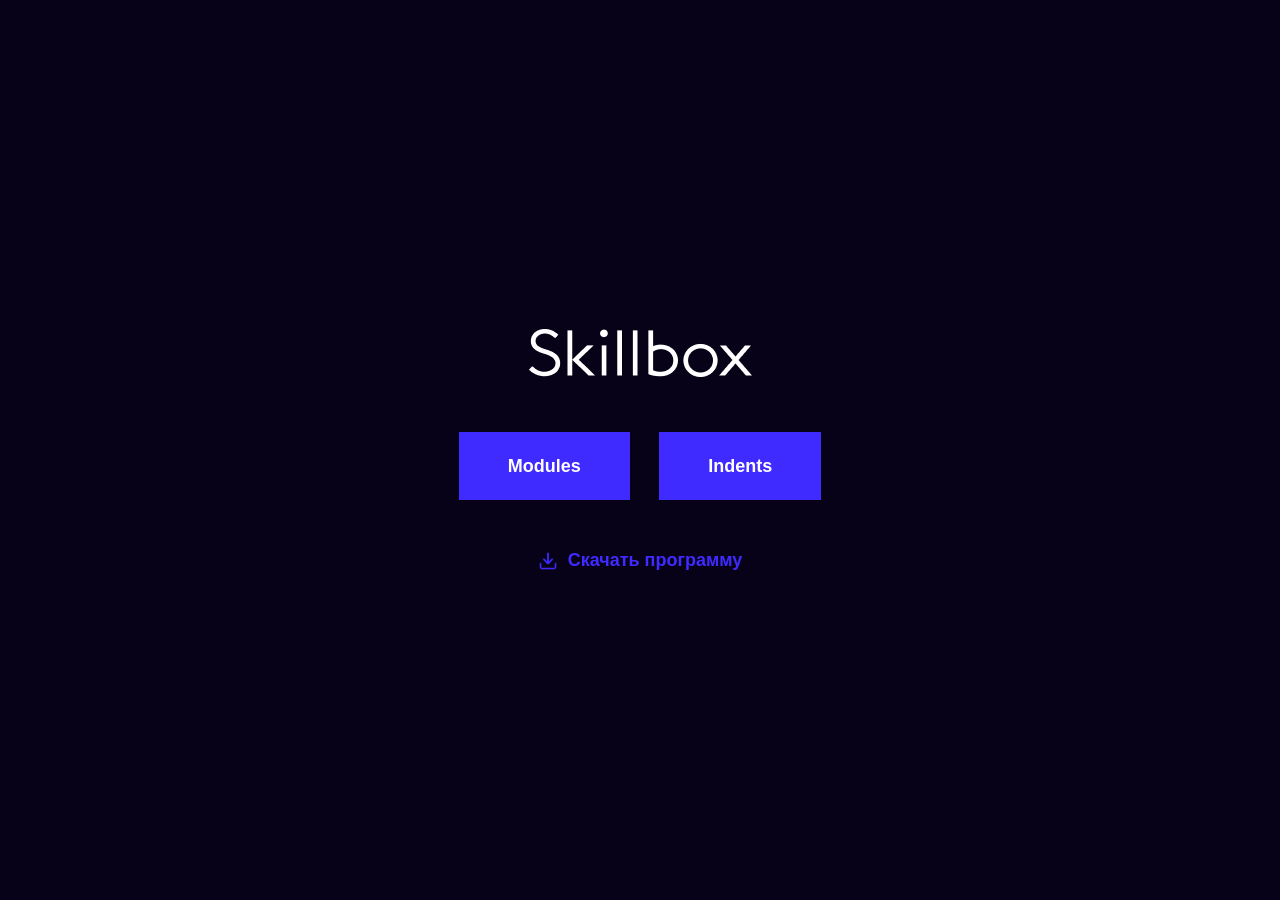
<file: index.html>
<!DOCTYPE html>
<html lang="ru">
  <head>
    <meta charset="UTF-8">
    <title>Skillbox</title>
    <link rel="stylesheet" href="css/normalize.css">
    <link rel="stylesheet" href="css/style.css">
  </head>
  <body>
    <div class="main-content">
      <a class="logo" href="https://skillbox.ru/" target="_blank">
        <img src="img/logo-light.png" alt="Skillbox">
      </a>

      <div class="links">
        <a class="link" href="modules.html">Modules</a>
        <a class="link" href="article.html">Indents</a>
      </div>

      <a class="download-link" href="skillbox.docx" download>Скачать программу</a>
    </div>
  </body>
</html>
</file>
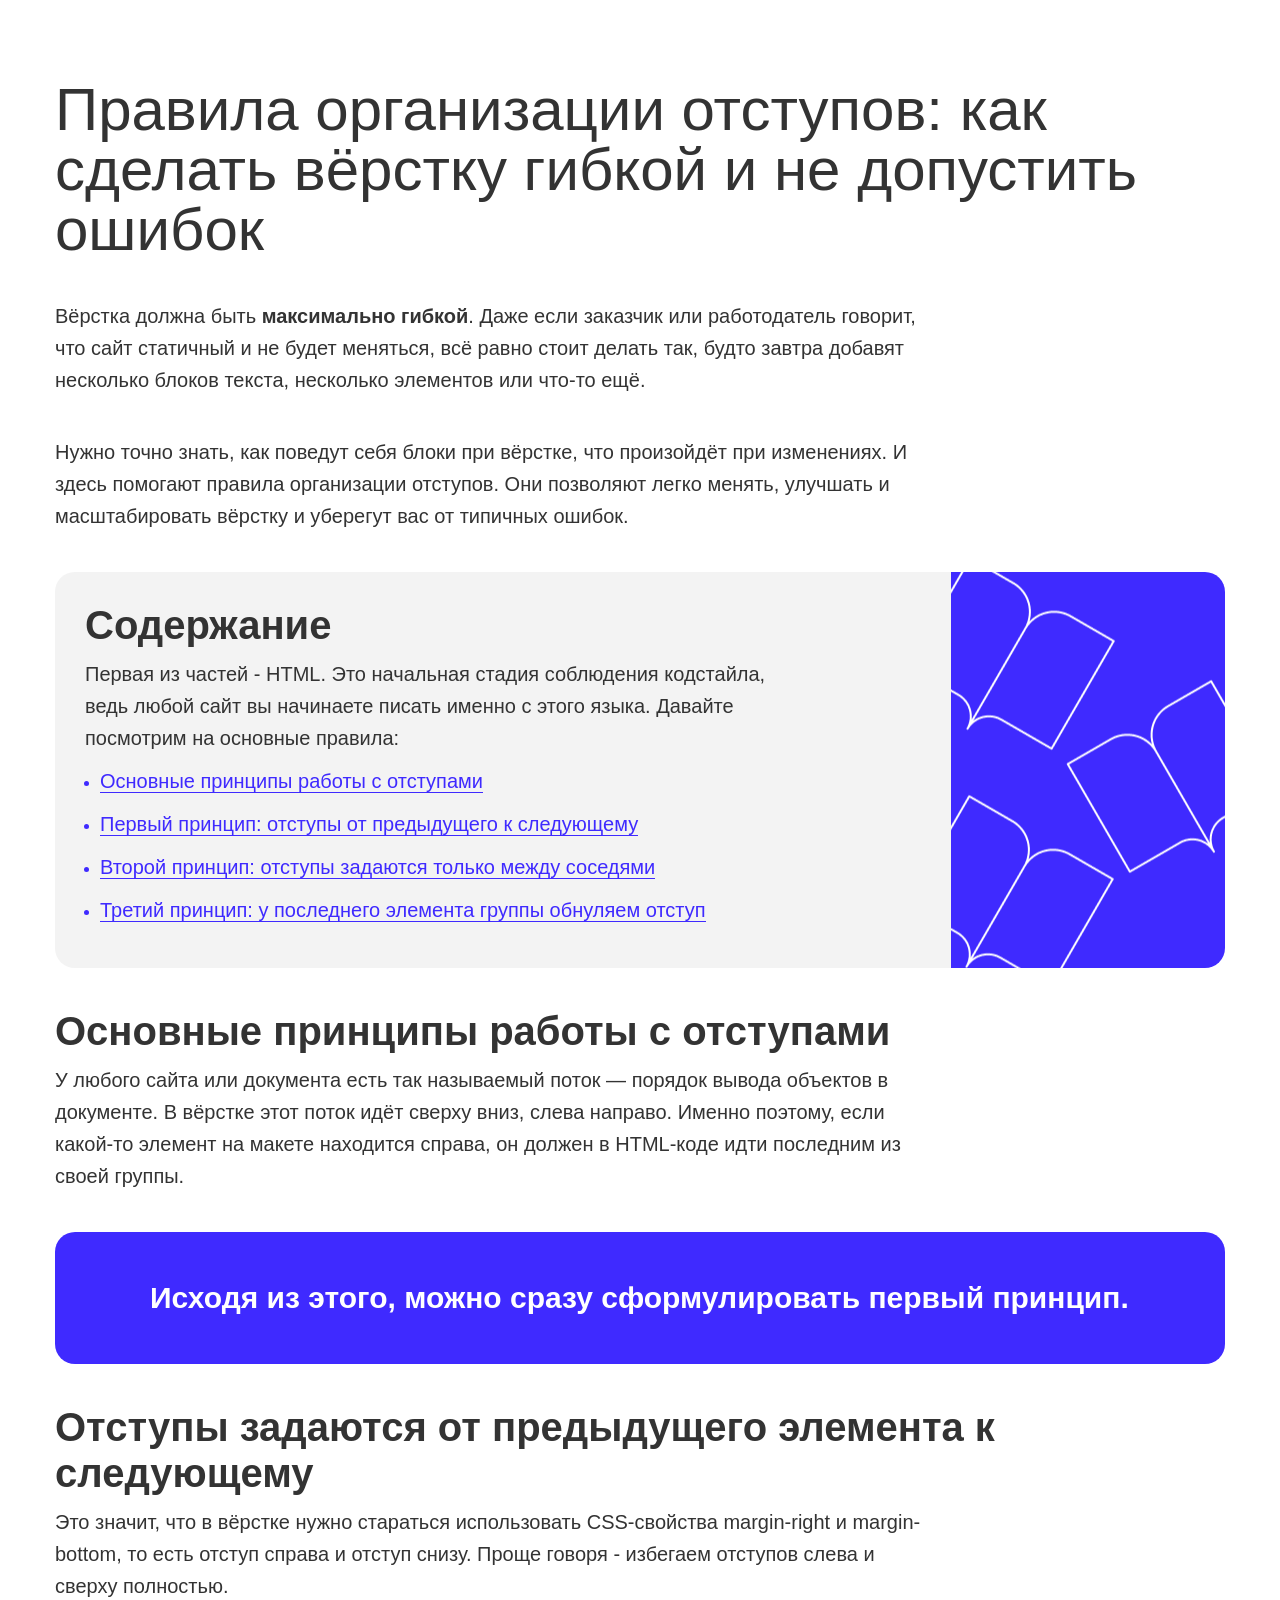
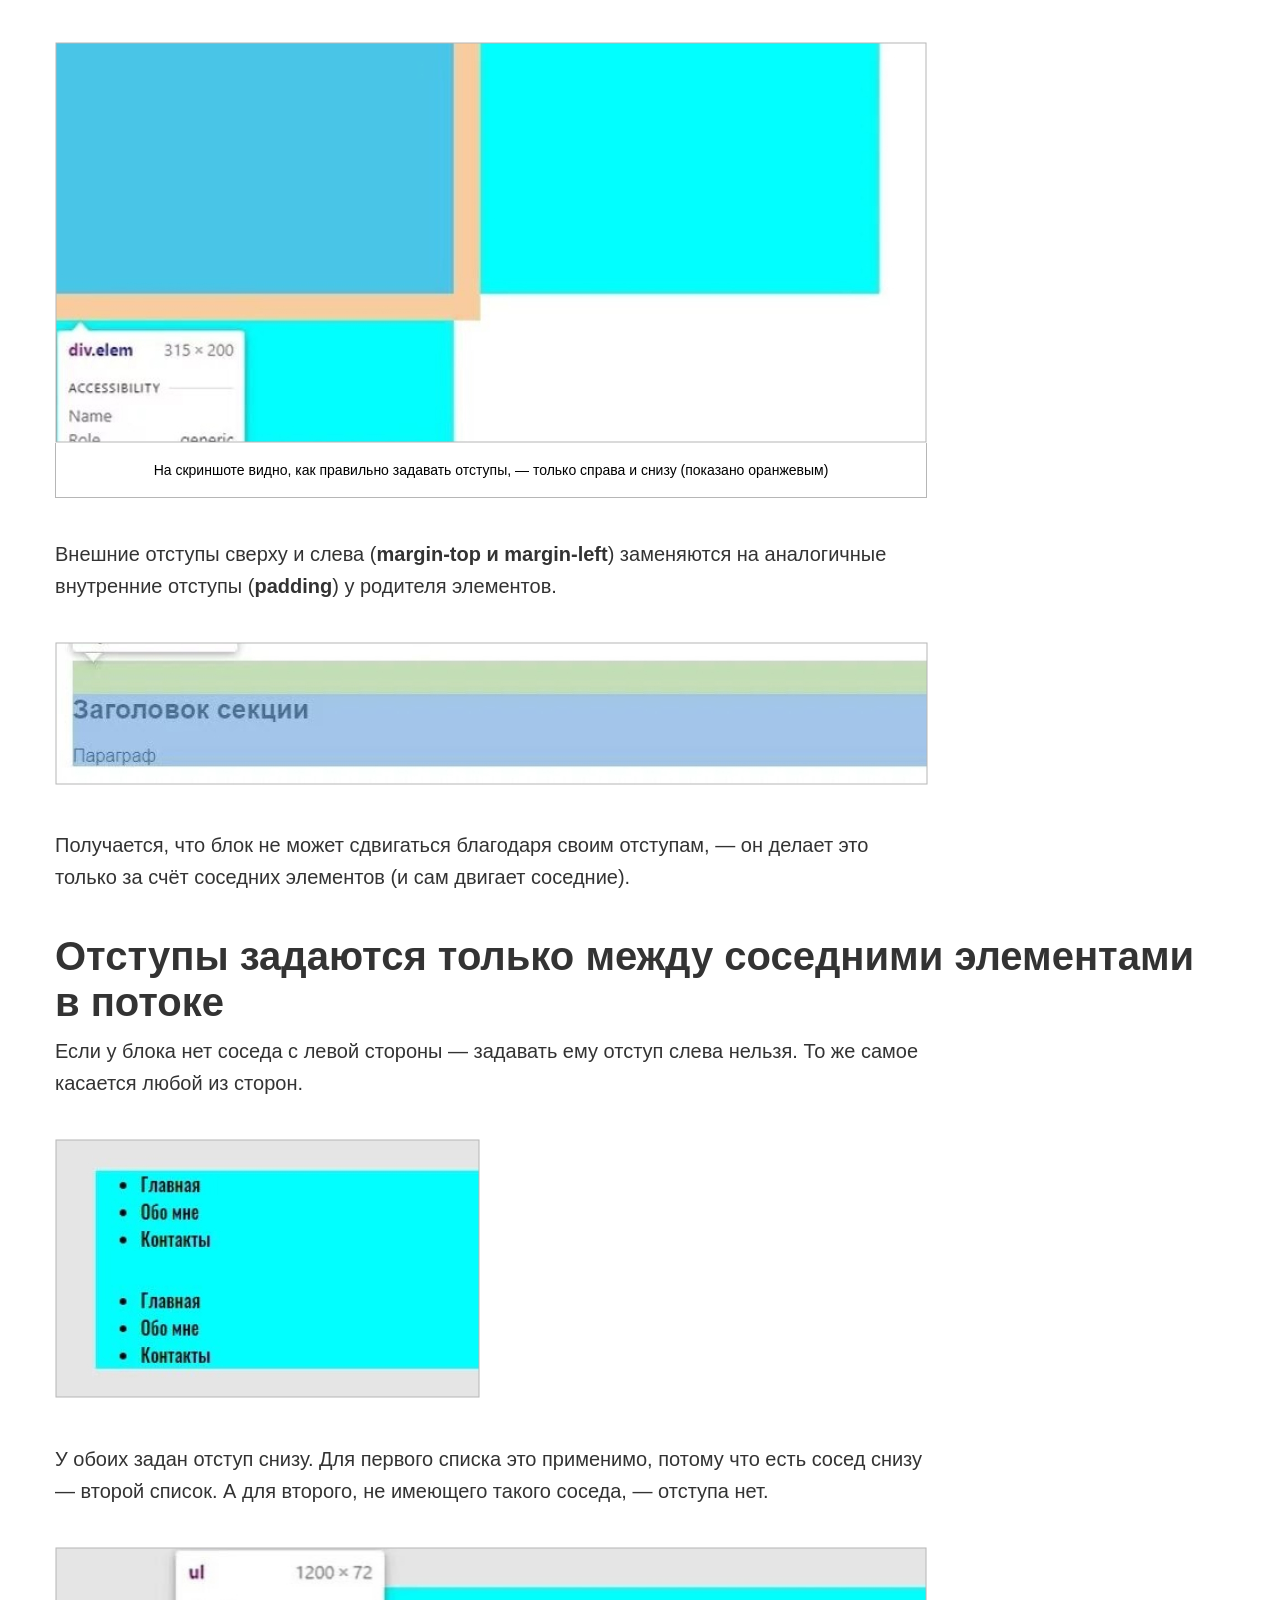
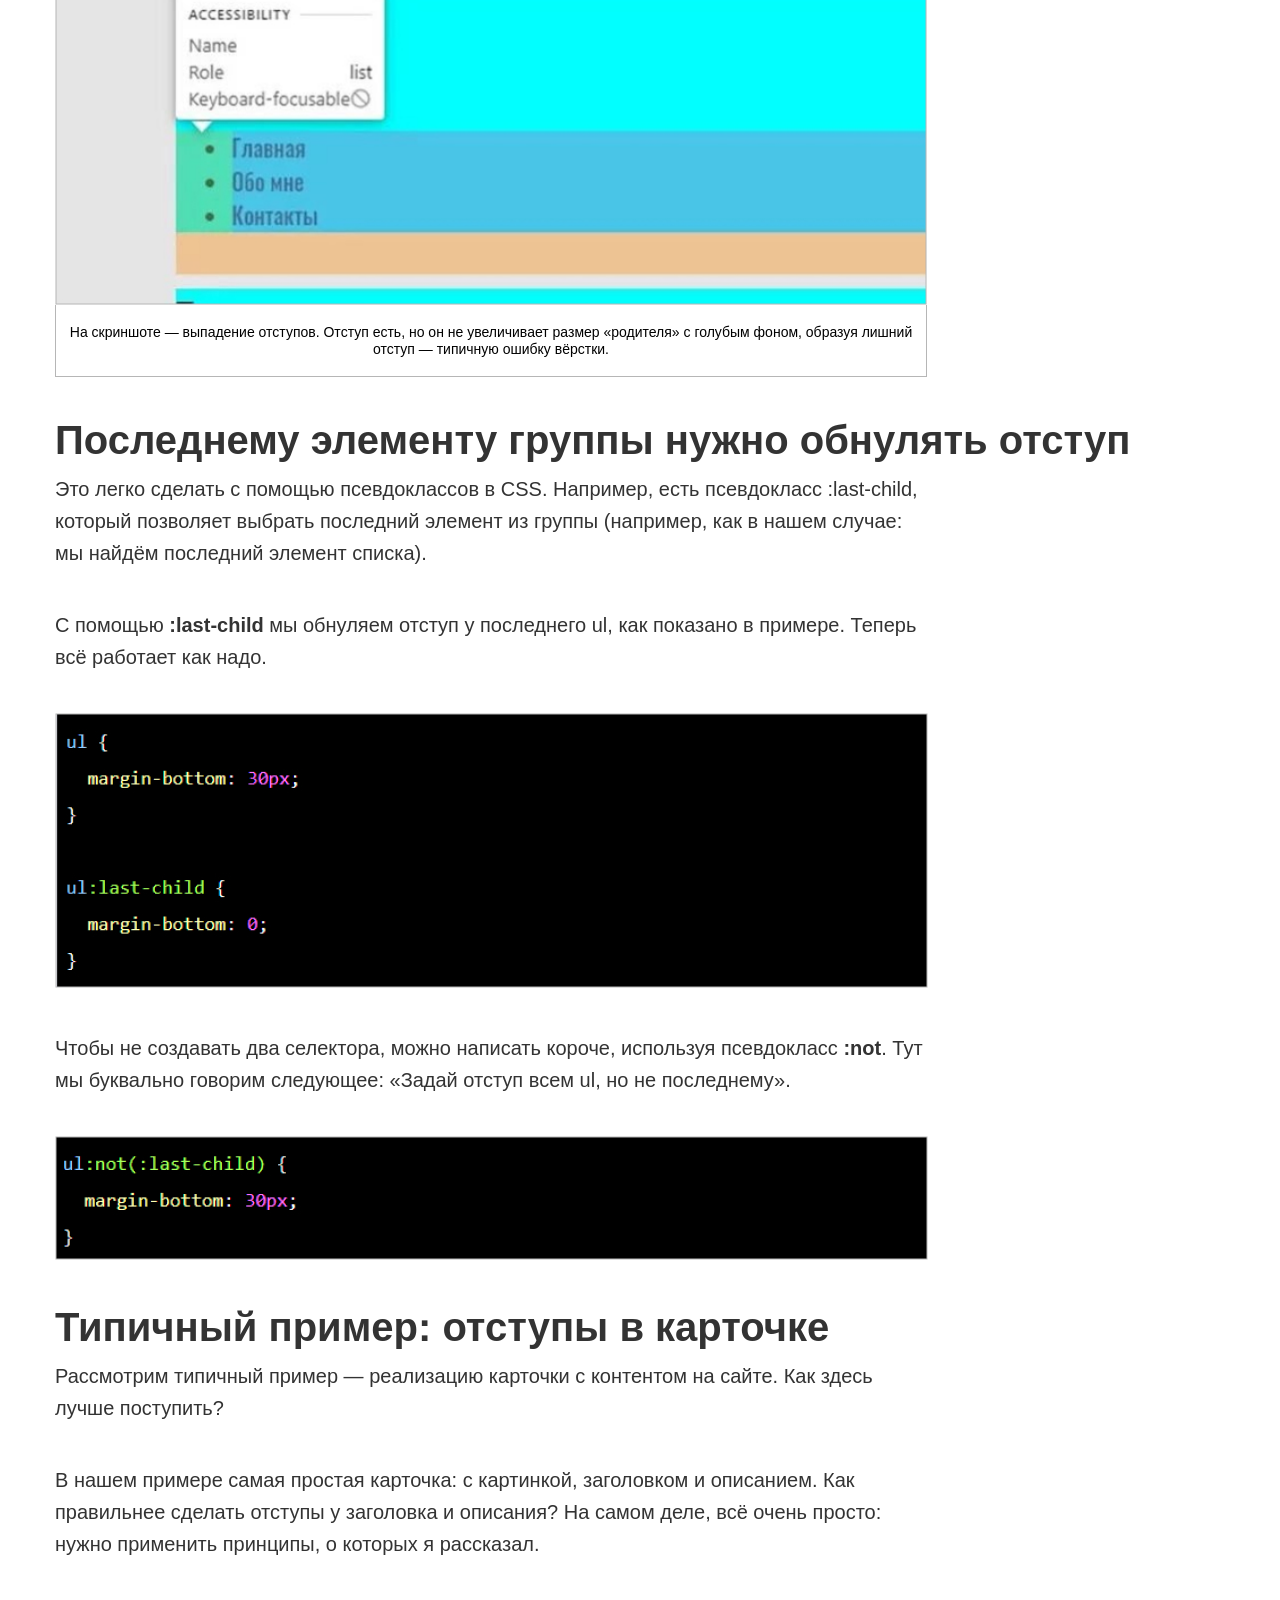
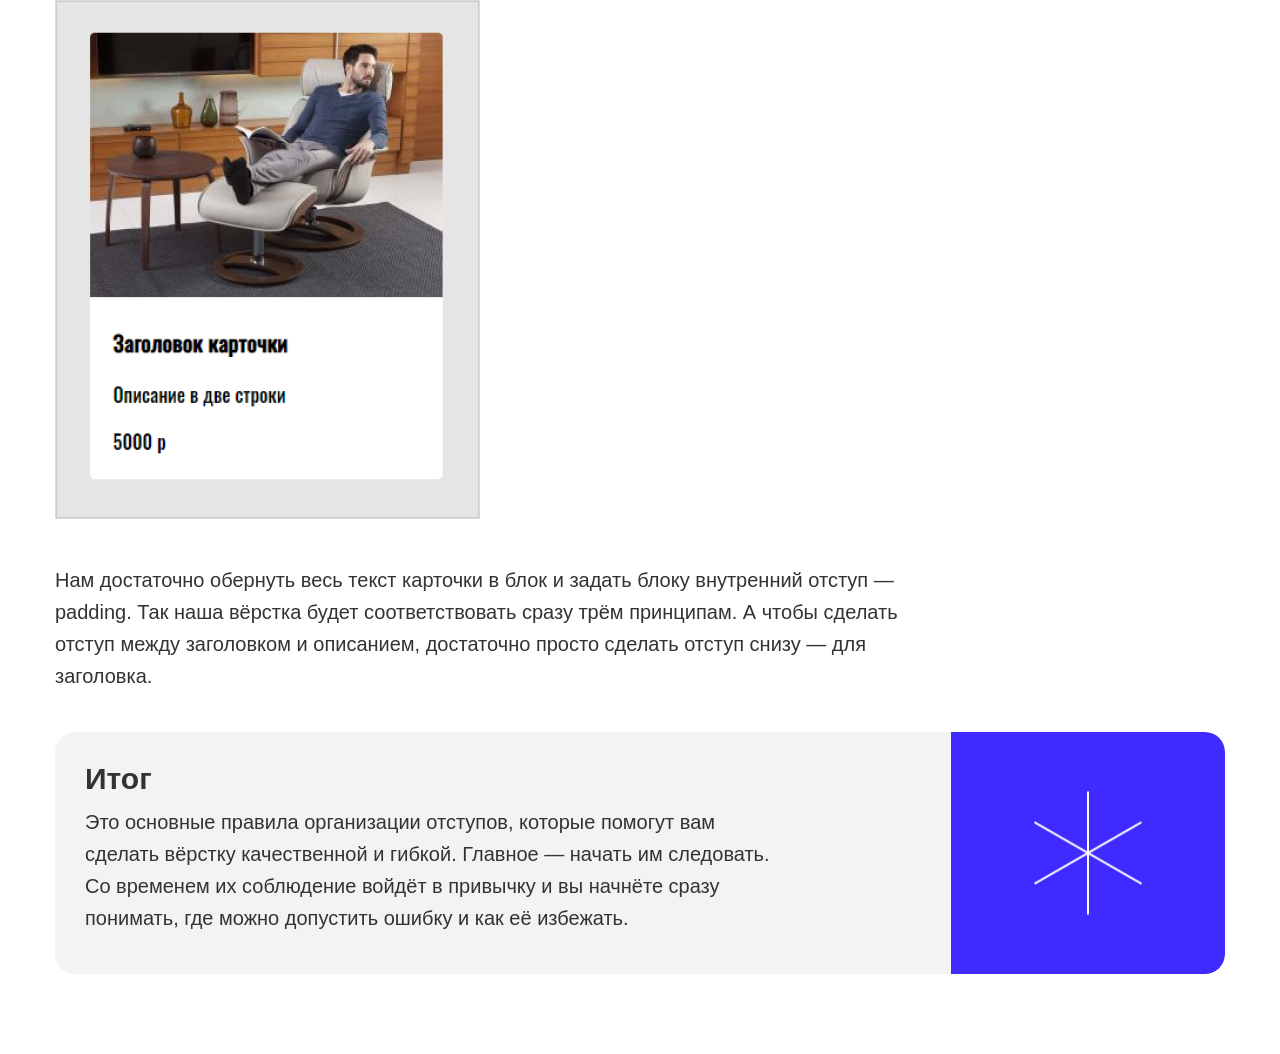
<file: article.html>
<!DOCTYPE html>
<html lang="ru">
  <head>
    <meta charset="UTF-8">
    <title>Правила организации отступов</title>
    <link rel="stylesheet" href="css/normalize.css">
    <link rel="stylesheet" href="css/style.css">
  </head>
  <body>
    <div class="container">
      <article>
        <h1 class="article-title"><span>Правила организации отступов:</span> как сделать вёрстку гибкой и не допустить ошибок</h1>

        <p class="text">Вёрстка должна быть <strong>максимально гибкой</strong>. Даже если заказчик или работодатель говорит, что сайт статичный и не будет меняться, всё равно стоит делать так, будто завтра добавят несколько блоков текста, несколько элементов или что-то ещё.</p>

        <p class="text">Нужно точно знать, как поведут себя блоки при вёрстке, что произойдёт при изменениях. И здесь помогают правила организации отступов. Они позволяют легко менять, улучшать и масштабировать вёрстку и уберегут вас от типичных ошибок.</p>

        <nav>
          <div class="gray-box gray-box-1">
            <h2 class="subtitle">Содержание</h2>

            <p class="text">Первая из частей - HTML. Это начальная стадия соблюдения кодстайла, ведь любой сайт вы начинаете писать именно с этого языка. Давайте посмотрим на основные правила:</p>

            <ul class="list">
              <li class="list-item"><a href="#basic">Основные принципы работы с отступами</a></li>
              <li class="list-item"><a href="#first">Первый принцип: отступы от предыдущего к следующему</a></li>
              <li class="list-item"><a href="#second">Второй принцип: отступы задаются только между соседями</a></li>
              <li class="list-item"><a href="#third">Третий принцип: у последнего элемента группы обнуляем отступ</a></li>
            </ul>
          </div>
        </nav>

        <section id="basic">
          <h2 class="subtitle">Основные принципы работы с отступами</h2>

          <p class="text">У любого сайта или документа есть так называемый поток — порядок вывода объектов в документе. В вёрстке этот поток идёт сверху вниз, слева направо. Именно поэтому, если какой-то элемент на макете находится справа, он должен в HTML-коде идти последним из своей группы.</p>

          <p class="text text-highlight">Исходя из этого, можно сразу сформулировать первый принцип.</p>
        </section>

        <section id="first">
          <h2 class="subtitle">Отступы задаются от предыдущего элемента к следующему</h2>

          <p class="text">Это значит, что в вёрстке нужно стараться использовать CSS-свойства margin-right и margin-bottom, то есть отступ справа и отступ снизу. Проще говоря - избегаем отступов слева и сверху полностью.</p>

          <figure class="figure">
            <img src="img/1.jpg" alt="Скриншот правильных отступов">
            <figcaption>На скриншоте видно, как правильно задавать отступы, — только справа и снизу (показано оранжевым)</figcaption>
          </figure>

          <p class="text">Внешние отступы сверху и слева (<strong>margin-top и margin-left</strong>) заменяются на аналогичные внутренние отступы (<strong>padding</strong>) у родителя элементов.</p>

          <img class="image" src="img/2.jpg" alt="Заголовок секции с параграфом">

          <p class="text">Получается, что блок не может сдвигаться благодаря своим отступам, — он делает это только за счёт соседних элементов (и сам двигает соседние).</p>
        </section>

        <section id="second">
          <h2 class="subtitle">Отступы задаются только между соседними элементами в потоке</h2>

          <p class="text">Если у блока нет соседа с левой стороны — задавать ему отступ слева нельзя. То же самое касается любой из сторон.</p>

          <img class="image" src="img/3.jpg" alt="Два списка навигации">

          <p class="text">У обоих задан отступ снизу. Для первого списка это применимо, потому что есть сосед снизу — второй список. А для второго, не имеющего такого соседа, — отступа нет.</p>

          <figure class="figure">
            <img src="img/4.jpg" alt="Выпадение отступов">
            <figcaption>На скриншоте — выпадение отступов. Отступ есть, но он не увеличивает размер «родителя» с голубым фоном, образуя лишний отступ — типичную ошибку вёрстки.</figcaption>
          </figure>
        </section>

        <section id="third">
          <h2 class="subtitle">Последнему элементу группы нужно обнулять отступ</h2>

          <p class="text">Это легко сделать с помощью псевдоклассов в CSS. Например, есть псевдокласс :last-child, который позволяет выбрать последний элемент из группы (например, как в нашем случае: мы найдём последний элемент списка).</p>

          <p class="text">С помощью <strong>:last-child</strong> мы обнуляем отступ у последнего ul, как показано в примере. Теперь всё работает как надо.</p>

          <img class="image" src="img/5.jpg" alt="Код с ul и ul:last-child">

          <p class="text">Чтобы не создавать два селектора, можно написать короче, используя псевдокласс <strong>:not</strong>. Тут мы буквально говорим следующее: «Задай отступ всем ul, но не последнему».</p>

          <img class="image" src="img/6.jpg" alt="Код с ul:not(:last-child)">

          <h2 class="subtitle">Типичный пример: отступы в карточке</h2>

          <p class="text">Рассмотрим типичный пример — реализацию карточки с контентом на сайте. Как здесь лучше поступить?</p>

          <p class="text">В нашем примере самая простая карточка: с картинкой, заголовком и описанием. Как правильнее сделать отступы у заголовка и описания? На самом деле, всё очень просто: нужно применить принципы, о которых я рассказал.</p>

          <img class="image" src="img/7.jpg" alt="Пример карточки с изображением">

          <p class="text">Нам достаточно обернуть весь текст карточки в блок и задать блоку внутренний отступ — padding. Так наша вёрстка будет соответствовать сразу трём принципам. А чтобы сделать отступ между заголовком и описанием, достаточно просто сделать отступ снизу — для заголовка.</p>

          <div class="gray-box gray-box-2">
            <h3 class="subheading">Итог</h3>

            <p class="text">Это основные правила организации отступов, которые помогут вам сделать вёрстку качественной и гибкой. Главное — начать им следовать. Со временем их соблюдение войдёт в привычку и вы начнёте сразу понимать, где можно допустить ошибку и как её избежать.</p>
          </div>
        </section>
      </article>
    </div>
  </body>
</html>
</file>
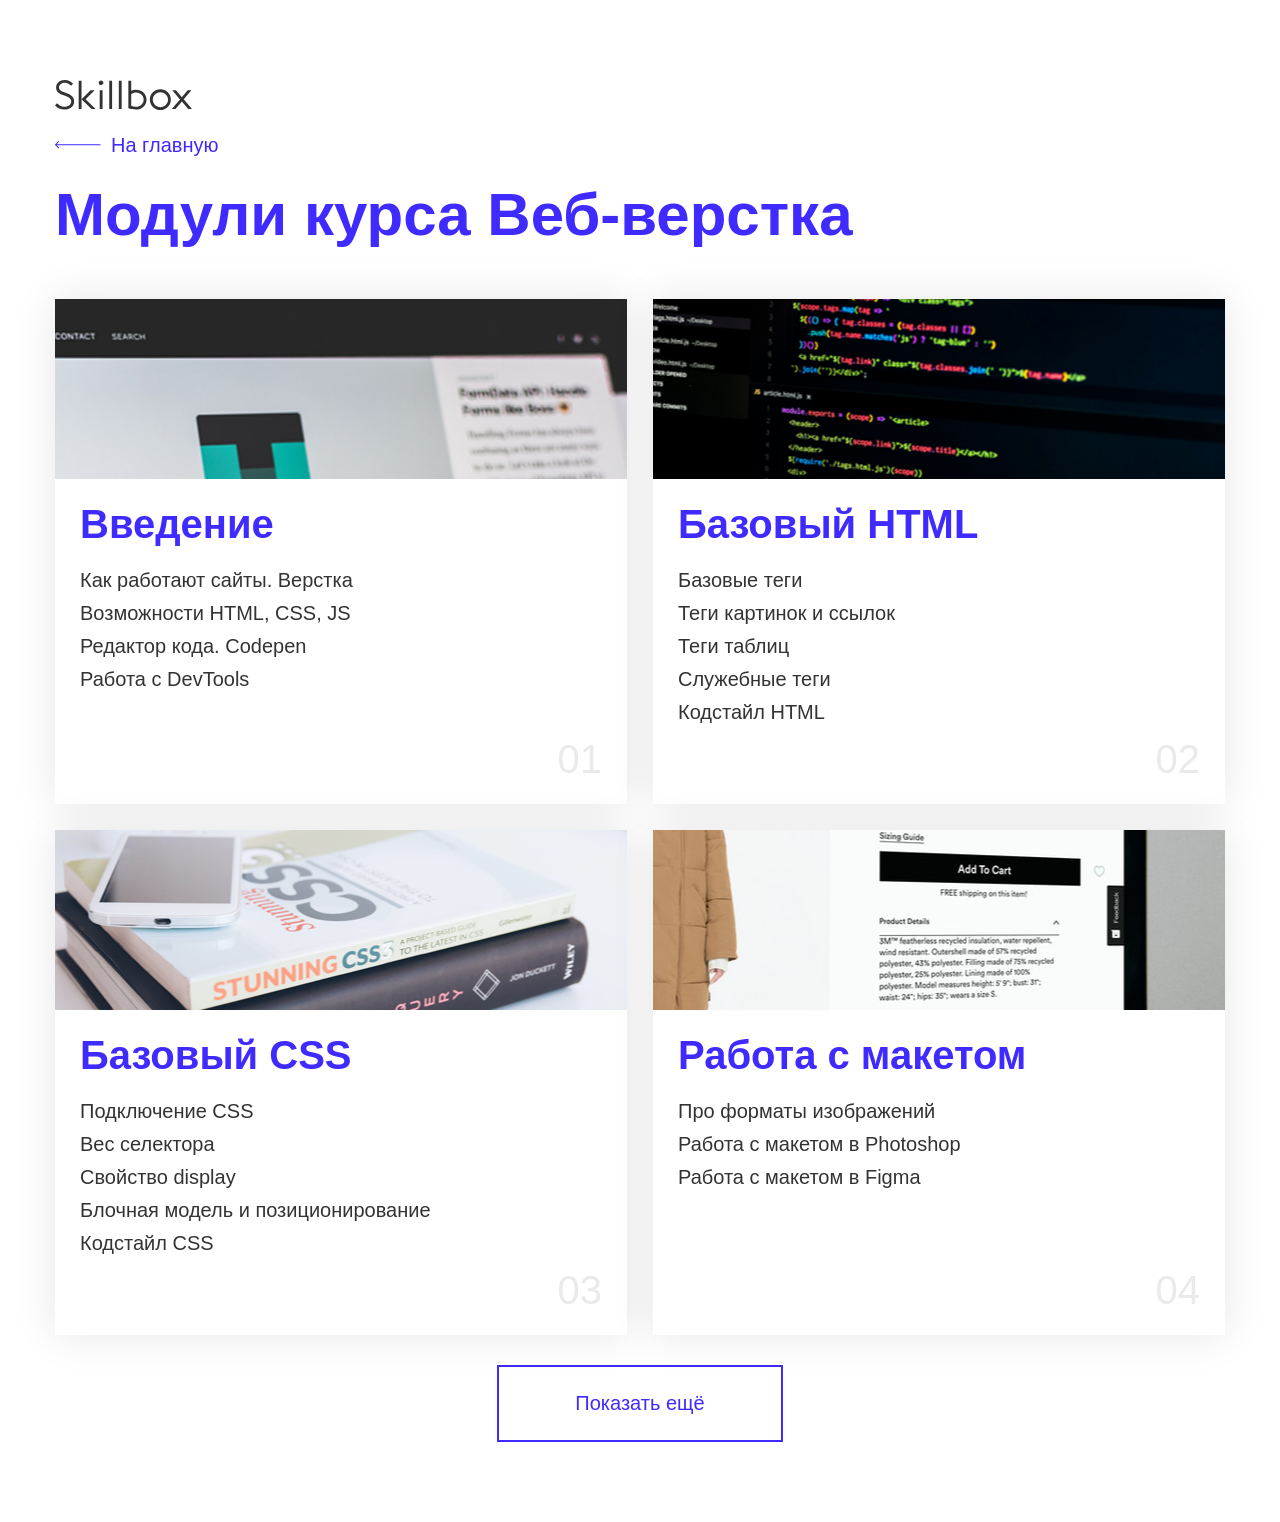
<file: modules.html>
<!DOCTYPE html>
<html lang="ru">
  <head>
    <meta charset="UTF-8">
    <title>Модули курса — Skillbox</title>
    <link rel="stylesheet" href="css/normalize.css">
    <link rel="stylesheet" href="css/style.css">
  </head>
  <body>
    <div class="container modules-page">
      <img class="modules-brand" src="img/logo-dark.svg" alt="Skillbox">

      <a class="back-link" href="index.html">
        <img class="back-link_arrow" src="img/arrow.svg" alt=""> На главную
      </a>

      <h1 class="modules-title">Модули курса Веб-верстка</h1>

      <ul class="modules-list">
        <li class="module-card">
          <div class="module-card_photo module-card_photo_photo-1"></div>
          <div class="module-card_body">
            <h2 class="module-card_title">Введение</h2>
            <ul class="module-card_lessons">
              <li class="module-card_lesson">Как работают сайты. Верстка</li>
              <li class="module-card_lesson">Возможности HTML, CSS, JS</li>
              <li class="module-card_lesson">Редактор кода. Codepen</li>
              <li class="module-card_lesson">Работа с DevTools</li>
            </ul>
          </div>
          <span class="module-card_number">01</span>
        </li>

        <li class="module-card">
          <div class="module-card_photo module-card_photo_photo-2"></div>
          <div class="module-card_body">
            <h2 class="module-card_title">Базовый HTML</h2>
            <ul class="module-card_lessons">
              <li class="module-card_lesson">Базовые теги</li>
              <li class="module-card_lesson">Теги картинок и ссылок</li>
              <li class="module-card_lesson">Теги таблиц</li>
              <li class="module-card_lesson">Служебные теги</li>
              <li class="module-card_lesson">Кодстайл HTML</li>
            </ul>
          </div>
          <span class="module-card_number">02</span>
        </li>

        <li class="module-card">
          <div class="module-card_photo module-card_photo_photo-3"></div>
          <div class="module-card_body">
            <h2 class="module-card_title">Базовый CSS</h2>
            <ul class="module-card_lessons">
              <li class="module-card_lesson">Подключение CSS</li>
              <li class="module-card_lesson">Вес селектора</li>
              <li class="module-card_lesson">Свойство display</li>
              <li class="module-card_lesson">Блочная модель и позиционирование</li>
              <li class="module-card_lesson">Кодстайл CSS</li>
            </ul>
          </div>
          <span class="module-card_number">03</span>
        </li>

        <li class="module-card">
          <div class="module-card_photo module-card_photo_photo-4"></div>
          <div class="module-card_body">
            <h2 class="module-card_title">Работа с макетом</h2>
            <ul class="module-card_lessons">
              <li class="module-card_lesson">Про форматы изображений</li>
              <li class="module-card_lesson">Работа с макетом в Photoshop</li>
              <li class="module-card_lesson">Работа с макетом в Figma</li>
            </ul>
          </div>
          <span class="module-card_number">04</span>
        </li>
      </ul>

      <button class="show-more" type="button">Показать ещё</button>
    </div>
  </body>
</html>
</file>
<file: css/style.css>
html {
  box-sizing: border-box;
}

*,
*::before,
*::after {
  box-sizing: inherit;
}

a {
  color: inherit;
  text-decoration: none;
}

img {
  max-width: 100%;
}

body {
  font-family: Arial, Verdana, sans-serif;
}

.modules-page {
  padding-top: 50px;
}

/* index.html */

.main-content {
  display: flex;
  flex-direction: column;
  align-items: center;
  justify-content: center;
  min-height: 100vh;
  color: #fff;
  background-color: #070217;
}

.logo {
  display: inline-block;
  margin-bottom: 50px;
}

.links {
  margin-bottom: 50px;
}

.link {
  display: inline-block;
  padding: 24px 49px;
  font-weight: 700;
  font-size: 18px;
  background-color: #3f2aff;
}

.link:not(:last-child) {
  margin-right: 25px;
}

.download-link {
  font-weight: 700;
  font-size: 18px;
  color: #3f2aff;
  padding-left: 30px;
  background-image: url(../img/download.png);
  background-repeat: no-repeat;
  background-position: left center;
  background-size: 20px;
}

/* article.html */

.container {
  margin: 0 auto;
  padding: 80px 0;
  width: 1170px;
}

.article-title {
  margin-top: 0;
  margin-bottom: 40px;
  font-weight: 400;
  font-size: 60px;
  line-height: 60px;
  color: #333;
}

.subtitle {
  margin-top: 0;
  margin-bottom: 10px;
  font-size: 40px;
  line-height: 46px;
  color: #333;
}

.subheading {
  margin-top: 0;
  margin-bottom: 10px;
  font-weight: 700;
  font-size: 30px;
  line-height: 34px;
  color: #333;
}

.text {
  margin-top: 0;
  margin-bottom: 40px;
  width: 872px;
  font-weight: 400;
  font-size: 20px;
  line-height: 32px;
  color: #333;
}

.text-highlight {
  border-radius: 20px;
  padding: 50px 95px;
  width: 100%;
  font-weight: 700;
  font-size: 30px;
  color: #fff;
  background-color: #3f2aff;
}

.gray-box {
  border-radius: 20px;
  padding: 30px;
  background-color: #f3f3f3;
  background-repeat: no-repeat;
  background-position: right center;
}

.gray-box:not(:last-child) {
  margin-bottom: 40px;
}

.gray-box .text {
  margin-bottom: 10px;
  width: 692px;
}

.gray-box-1 {
  background-image: url(../img/decorate-1.png);
}

.gray-box-2 {
  background-image: url(../img/decorate-2.png);
}

.list {
  padding-left: 15px;
}

.list-item:not(:last-child) {
  margin-bottom: 20px;
}

.list-item::marker {
  color: #3f2aff;
}

.list-item a {
  border-bottom: 1px solid #3f2aff;
  font-size: 20px;
  color: #3f2aff;
}

.image {
  margin-bottom: 40px;
}

.figure {
  display: inline-block;
  margin-left: 0;
  margin-bottom: 40px;
  width: 872px;
  font-size: 0;
}

.figure figcaption {
  border: 1px solid #b6b6b6;
  border-top: none;
  padding-top: 19px;
  padding-bottom: 19px;
  font-weight: 400;
  font-size: 14px;
  text-align: center;
}

#basic {
  margin-top: 40px;
}

/* modules.html */

.modules-brand {
  display: block;
  margin-top: 0;
  margin-bottom: 25px;
  width: 137px;
  height: 30px;
}

.back-link {
  display: inline-flex;
  align-items: center;
  margin-bottom: 25px;
  font-size: 20px;
  line-height: 1;
  color: #3f2aff;
}

.back-link_arrow {
  margin-right: 10px;
  flex-shrink: 0;
}

.modules-title {
  margin-top: 0;
  margin-bottom: 50px;
  font-weight: 700;
  font-size: 60px;
  line-height: 69px;
  color: #3f2aff;
}

.modules-list {
  display: flex;
  flex-wrap: wrap;
  gap: 26px;
  margin: 0;
  padding: 0;
  list-style: none;
}

.module-card {
  position: relative;
  width: 572px;
  min-height: 505px;
  background-color: #fff;
  box-shadow: 0 0 40px 0 rgba(0, 0, 0, 0.1);
}

.module-card_photo {
  width: 572px;
  height: 180px;
  background-repeat: no-repeat;
  background-position: center;
  background-size: cover;
}

.module-card_photo_photo-1 {
  background-image: url(../img/module-2.png);
}

.module-card_photo_photo-2 {
  background-image: url(../img/module-1.png);
}

.module-card_photo_photo-3 {
  background-image: url(../img/module-3.png);
}

.module-card_photo_photo-4 {
  background-image: url(../img/module-4.png);
}

.module-card_body {
  padding: 25px 25px 70px;
}

.module-card_title {
  margin-top: 0;
  margin-bottom: 20px;
  font-weight: 700;
  font-size: 40px;
  line-height: 1;
  color: #3f2aff;
}

.module-card_lessons {
  margin: 0;
  padding: 0;
  list-style: none;
}

.module-card_lesson {
  font-size: 20px;
  line-height: 1.65;
  color: #333;
}

.module-card_number {
  position: absolute;
  bottom: 25px;
  right: 25px;
  font-weight: 400;
  font-size: 40px;
  line-height: 1;
  color: #eaeaea;
}

.show-more {
  display: block;
  margin: 30px auto 0;
  padding: 25px 76px;
  border: 2px solid #3f2aff;
  background-color: transparent;
  font-size: 20px;
  color: #3f2aff;
  cursor: pointer;
}
</file>
